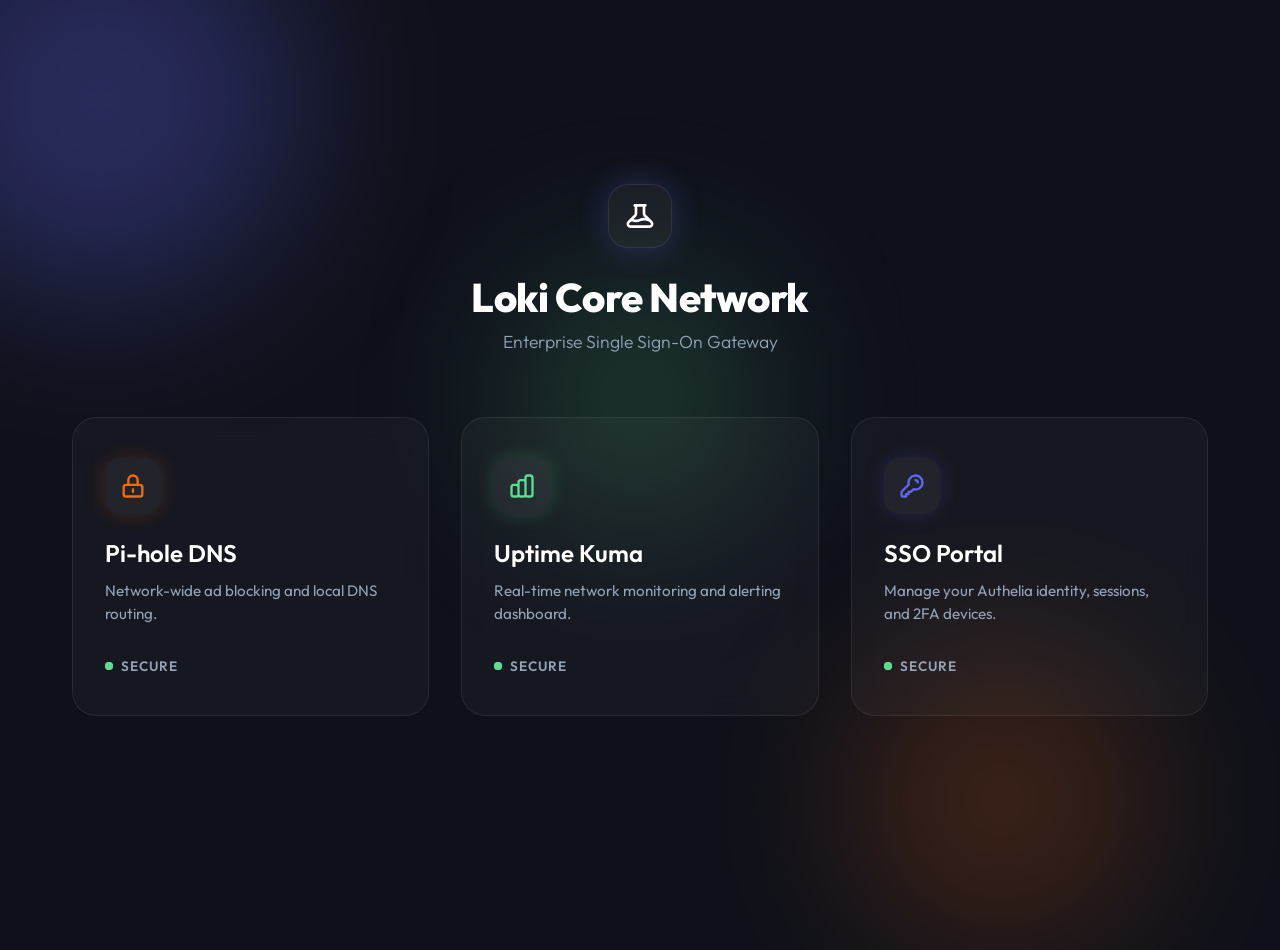
<file: core-services/dns-stack/homepage/index.html>
<!DOCTYPE html>
<html lang="en">
<head>
    <meta charset="UTF-8">
    <meta name="viewport" content="width=device-width, initial-scale=1.0">
    <title>Loki Lab | Enterprise Dashboard</title>
    <link rel="stylesheet" href="styles.css">
    <link rel="preconnect" href="https://fonts.googleapis.com">
    <link rel="preconnect" href="https://fonts.gstatic.com" crossorigin>
    <link href="https://fonts.googleapis.com/css2?family=Outfit:wght@300;400;600;800&display=swap" rel="stylesheet">
</head>
<body>
    <!-- Animated Background Gradients -->
    <div class="bg-orb orb-1"></div>
    <div class="bg-orb orb-2"></div>
    <div class="bg-orb orb-3"></div>

    <div class="container">
        <header>
            <div class="logo-wrapper">
                <svg class="logo-icon" viewBox="0 0 24 24" fill="none" stroke="currentColor" stroke-width="2">
                    <path stroke-linecap="round" stroke-linejoin="round" d="M19.428 15.428a2 2 0 00-1.022-.547l-2.387-.477a6 6 0 00-3.86.517l-.318.158a6 6 0 01-3.86.517L6.05 15.21a2 2 0 00-1.806.547M8 4h8l-1 1v5.172a2 2 0 00.586 1.414l5 5c1.26 1.26.367 3.414-1.415 3.414H4.828c-1.782 0-2.674-2.154-1.414-3.414l5-5A2 2 0 009 10.172V5L8 4z" />
                </svg>
            </div>
            <h1>Loki Core Network</h1>
            <p>Enterprise Single Sign-On Gateway</p>
        </header>

        <main class="grid">
            <!-- Pi-hole Card -->
            <a href="https://pihole.loki.lab/admin" class="glass-card">
                <div class="card-icon pihole-icon">
                    <svg viewBox="0 0 24 24" fill="none" stroke="currentColor" stroke-width="2">
                        <path stroke-linecap="round" stroke-linejoin="round" d="M12 15v2m-6 4h12a2 2 0 002-2v-6a2 2 0 00-2-2H6a2 2 0 00-2 2v6a2 2 0 002 2zm10-10V7a4 4 0 00-8 0v4h8z" />
                    </svg>
                </div>
                <h2>Pi-hole DNS</h2>
                <p>Network-wide ad blocking and local DNS routing.</p>
                <div class="status">
                    <span class="pulse active"></span> Secure
                </div>
            </a>

            <!-- Uptime Kuma Card -->
            <a href="https://kuma.loki.lab" class="glass-card">
                <div class="card-icon kuma-icon">
                    <svg viewBox="0 0 24 24" fill="none" stroke="currentColor" stroke-width="2">
                        <path stroke-linecap="round" stroke-linejoin="round" d="M9 19v-6a2 2 0 00-2-2H5a2 2 0 00-2 2v6a2 2 0 002 2h2a2 2 0 002-2zm0 0V9a2 2 0 012-2h2a2 2 0 012 2v10m-6 0a2 2 0 002 2h2a2 2 0 002-2m0 0V5a2 2 0 012-2h2a2 2 0 012 2v14a2 2 0 01-2 2h-2a2 2 0 01-2-2z" />
                    </svg>
                </div>
                <h2>Uptime Kuma</h2>
                <p>Real-time network monitoring and alerting dashboard.</p>
                <div class="status">
                    <span class="pulse active"></span> Secure
                </div>
            </a>
            
            <!-- Authelia Admin (Optional) -->
            <a href="https://auth.loki.lab" class="glass-card">
                <div class="card-icon auth-icon">
                    <svg viewBox="0 0 24 24" fill="none" stroke="currentColor" stroke-width="2">
                        <path stroke-linecap="round" stroke-linejoin="round" d="M15 7a2 2 0 012 2m4 0a6 6 0 01-7.743 5.743L11 17H9v2H7v2H4a1 1 0 01-1-1v-2.586a1 1 0 01.293-.707l5.964-5.964A6 6 0 1121 9z" />
                    </svg>
                </div>
                <h2>SSO Portal</h2>
                <p>Manage your Authelia identity, sessions, and 2FA devices.</p>
                <div class="status">
                    <span class="pulse active"></span> Secure
                </div>
            </a>
        </main>
    </div>
</body>
</html>
</file>
<file: core-services/dns-stack/homepage/styles.css>
:root {
    --bg-dark: #0f111a;
    --text-primary: #ffffff;
    --text-secondary: #94a3b8;
    --accent-glow: rgba(99, 102, 241, 0.5);
    
    --card-bg: rgba(255, 255, 255, 0.03);
    --card-border: rgba(255, 255, 255, 0.08);
    --card-hover: rgba(255, 255, 255, 0.08);
    
    --color-pihole: #f66a0a;
    --color-kuma: #5ddc93;
    --color-auth: #6366f1;
}

* {
    margin: 0;
    padding: 0;
    box-sizing: border-box;
    font-family: 'Outfit', sans-serif;
}

body {
    background-color: var(--bg-dark);
    color: var(--text-primary);
    min-height: 100vh;
    display: flex;
    justify-content: center;
    align-items: center;
    overflow: hidden;
    position: relative;
}

/* Animated Background Orbs */
.bg-orb {
    position: absolute;
    border-radius: 50%;
    filter: blur(80px);
    z-index: -1;
    animation: float 20s infinite ease-in-out alternate;
}

.orb-1 {
    width: 400px;
    height: 400px;
    background: rgba(99, 102, 241, 0.3);
    top: -100px;
    left: -100px;
}

.orb-2 {
    width: 300px;
    height: 300px;
    background: rgba(246, 106, 10, 0.2);
    bottom: -50px;
    right: 10%;
    animation-delay: -5s;
}

.orb-3 {
    width: 250px;
    height: 250px;
    background: rgba(93, 220, 147, 0.2);
    top: 30%;
    left: 40%;
    animation-delay: -10s;
}

@keyframes float {
    0% { transform: translate(0, 0) scale(1); }
    100% { transform: translate(50px, 50px) scale(1.2); }
}

/* Container & Header */
.container {
    width: 100%;
    max-width: 1200px;
    padding: 2rem;
    z-index: 1;
}

header {
    text-align: center;
    margin-bottom: 4rem;
    animation: slideDown 0.8s ease-out;
}

.logo-wrapper {
    width: 64px;
    height: 64px;
    background: rgba(255, 255, 255, 0.05);
    border: 1px solid var(--card-border);
    border-radius: 20px;
    display: flex;
    align-items: center;
    justify-content: center;
    margin: 0 auto 1.5rem;
    box-shadow: 0 0 30px rgba(99, 102, 241, 0.3);
}

.logo-icon {
    width: 32px;
    height: 32px;
    color: var(--text-primary);
}

header h1 {
    font-size: 2.5rem;
    font-weight: 800;
    letter-spacing: -0.5px;
    margin-bottom: 0.5rem;
}

header p {
    color: var(--text-secondary);
    font-size: 1.1rem;
    font-weight: 300;
}

/* Glassmorphism Grid */
.grid {
    display: grid;
    grid-template-columns: repeat(auto-fit, minmax(300px, 1fr));
    gap: 2rem;
    perspective: 1000px;
}

.glass-card {
    background: var(--card-bg);
    border: 1px solid var(--card-border);
    border-radius: 24px;
    padding: 2.5rem 2rem;
    text-decoration: none;
    color: var(--text-primary);
    backdrop-filter: blur(12px);
    -webkit-backdrop-filter: blur(12px);
    transition: all 0.4s cubic-bezier(0.175, 0.885, 0.32, 1.275);
    display: flex;
    flex-direction: column;
    position: relative;
    overflow: hidden;
    animation: fadeIn 1s ease-out backwards;
}

.glass-card:nth-child(1) { animation-delay: 0.2s; }
.glass-card:nth-child(2) { animation-delay: 0.4s; }
.glass-card:nth-child(3) { animation-delay: 0.6s; }

.glass-card::before {
    content: '';
    position: absolute;
    top: 0;
    left: 0;
    width: 100%;
    height: 100%;
    background: linear-gradient(180deg, rgba(255,255,255,0.05) 0%, rgba(255,255,255,0) 100%);
    opacity: 0;
    transition: opacity 0.4s ease;
}

.glass-card:hover {
    transform: translateY(-10px) scale(1.02);
    background: var(--card-hover);
    border-color: rgba(255, 255, 255, 0.2);
    box-shadow: 0 20px 40px rgba(0, 0, 0, 0.4);
}

.glass-card:hover::before {
    opacity: 1;
}

/* Card Icons */
.card-icon {
    width: 56px;
    height: 56px;
    border-radius: 16px;
    display: flex;
    align-items: center;
    justify-content: center;
    margin-bottom: 1.5rem;
    background: rgba(255, 255, 255, 0.05);
    transition: transform 0.4s ease;
}

.glass-card:hover .card-icon {
    transform: scale(1.1) rotate(-5deg);
}

.card-icon svg {
    width: 28px;
    height: 28px;
}

.pihole-icon { color: var(--color-pihole); box-shadow: 0 0 20px rgba(246, 106, 10, 0.2); }
.kuma-icon { color: var(--color-kuma); box-shadow: 0 0 20px rgba(93, 220, 147, 0.2); }
.auth-icon { color: var(--color-auth); box-shadow: 0 0 20px rgba(99, 102, 241, 0.2); }

/* Card Content */
.glass-card h2 {
    font-size: 1.5rem;
    font-weight: 600;
    margin-bottom: 0.75rem;
    z-index: 1;
}

.glass-card p {
    color: var(--text-secondary);
    font-size: 0.95rem;
    line-height: 1.5;
    margin-bottom: 2rem;
    flex-grow: 1;
    z-index: 1;
}

/* Status Indicator */
.status {
    display: flex;
    align-items: center;
    gap: 0.5rem;
    font-size: 0.85rem;
    color: var(--text-secondary);
    font-weight: 600;
    text-transform: uppercase;
    letter-spacing: 1px;
    z-index: 1;
}

.pulse {
    width: 8px;
    height: 8px;
    border-radius: 50%;
    background: #5ddc93;
    position: relative;
}

.pulse::after {
    content: '';
    position: absolute;
    width: 100%;
    height: 100%;
    background: inherit;
    border-radius: inherit;
    animation: pulse 2s ease-out infinite;
}

@keyframes pulse {
    0% { transform: scale(1); opacity: 0.8; }
    100% { transform: scale(3); opacity: 0; }
}

@keyframes slideDown {
    from { transform: translateY(-30px); opacity: 0; }
    to { transform: translateY(0); opacity: 1; }
}

@keyframes fadeIn {
    from { transform: translateY(20px); opacity: 0; }
    to { transform: translateY(0); opacity: 1; }
}

@media (max-width: 768px) {
    header h1 { font-size: 2rem; }
    .grid { grid-template-columns: 1fr; }
}
</file>
